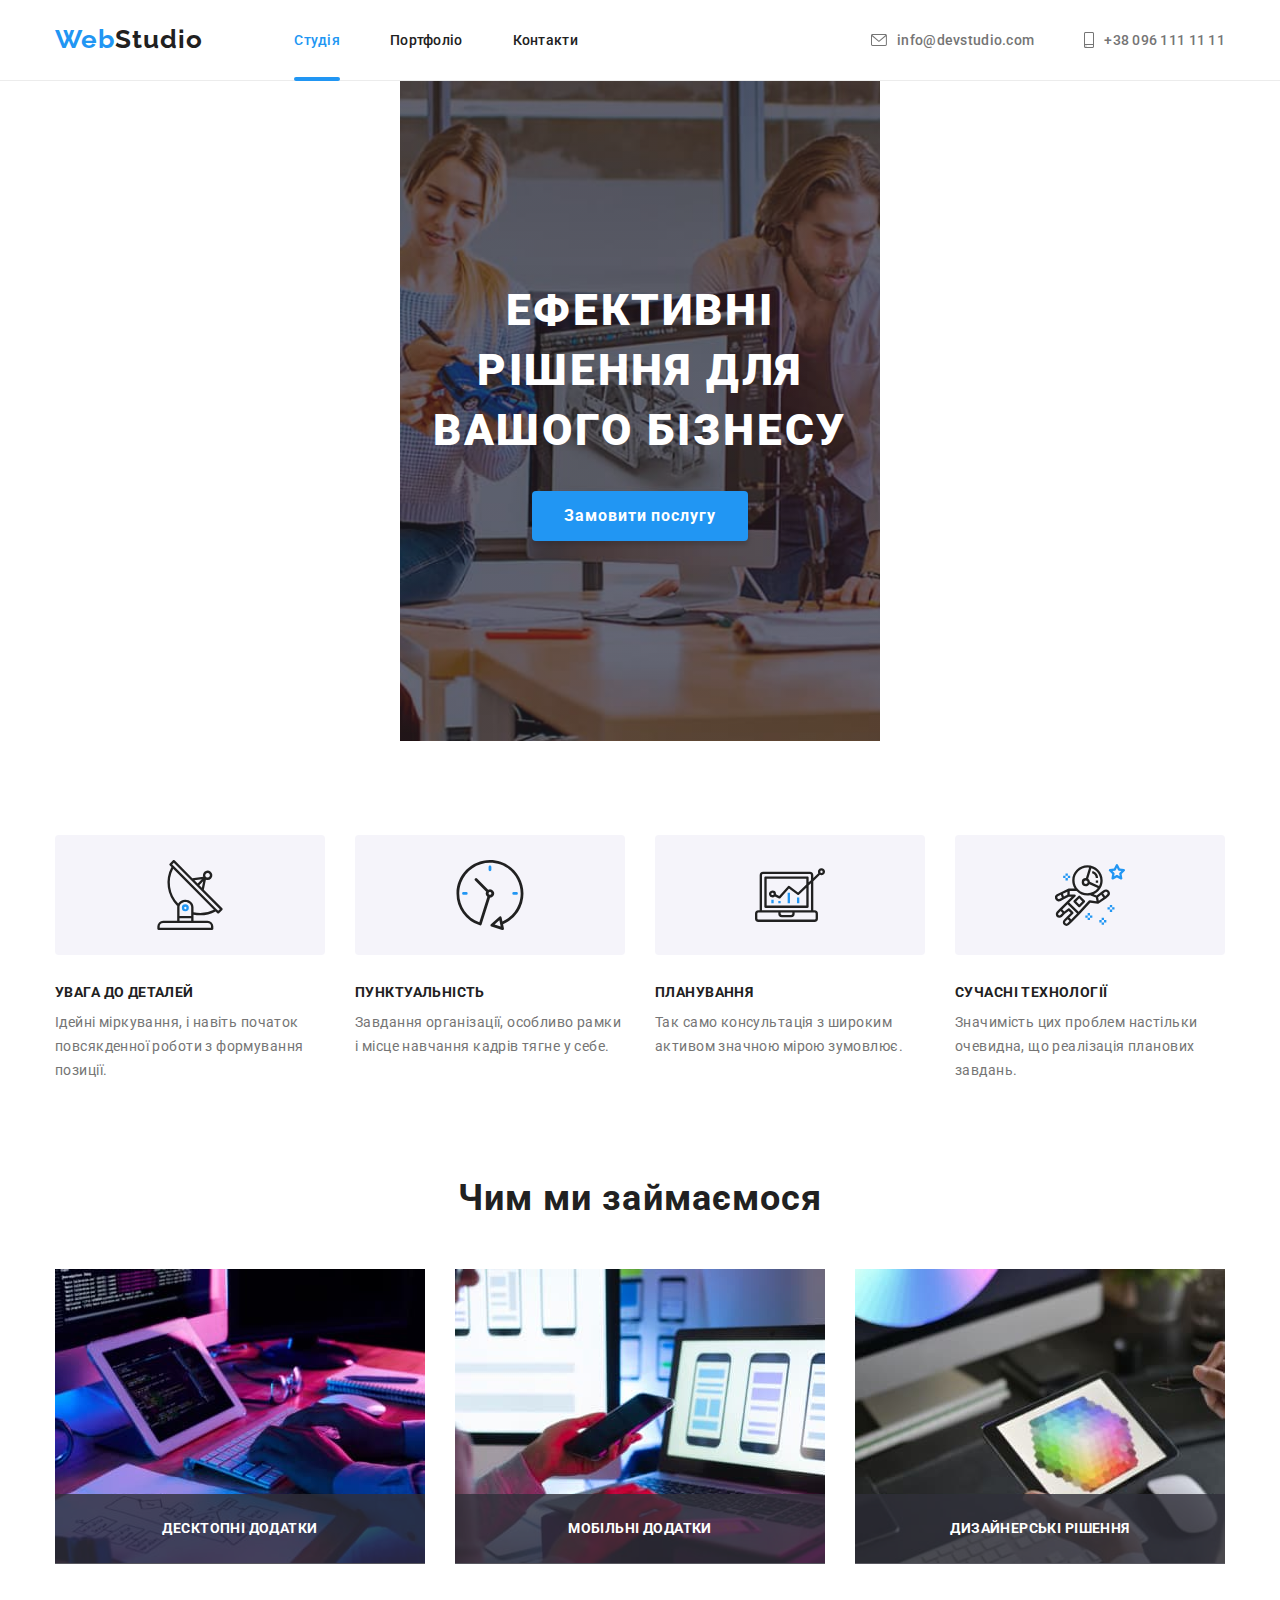
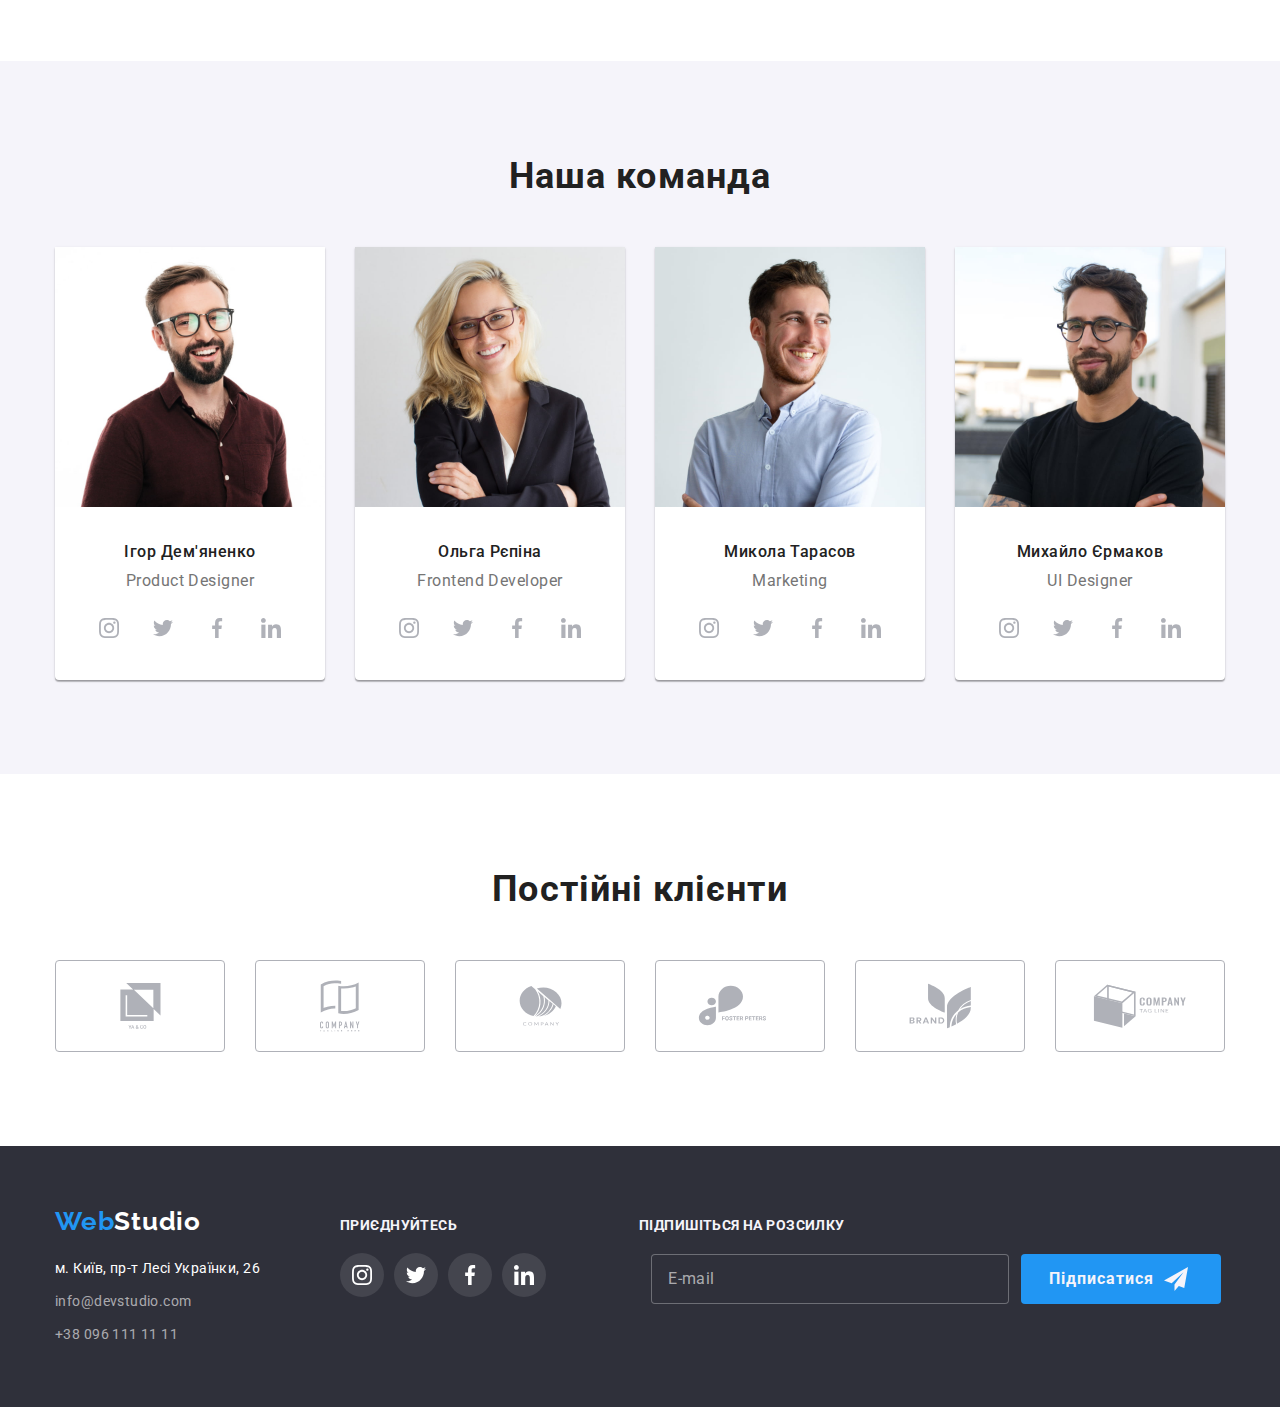
<file: index.html>
<!DOCTYPE html>
<html lang="uk">
<head>
    <meta charset="UTF-8">
    <meta http-equiv="X-UA-Compatible" content="IE=edge">
    <meta name="viewport" content="width=device-width, initial-scale=1.0">
   
    <link rel="preconnect" href="https://fonts.googleapis.com">
    <link rel="preconnect" href="https://fonts.gstatic.com" crossorigin>
    <link href="https://fonts.googleapis.com/css2?family=Raleway:wght@700&family=Roboto:wght@400;500;700;900&display=swap"
    rel="stylesheet">
    <link rel="stylesheet" href="https://cdnjs.cloudflare.com/ajax/libs/modern-normalize/1.1.0/modern-normalize.min.css">
    <link rel="stylesheet" href="./css/main.min.css">
    <title>WebStudio</title>
</head>
<body>
    
    <header class="header">
        <div class="container">
           <div class="header__container">
                <nav class="header__navigation">
                    <a class="logo" href="./index.html"><span class="logo__first">Web</span>Studio</a>
                
                    <ul class="navigation__list">
                        <li><a class="navigation__link navigation__link--selected" href="./index.html">Студія</a></li>
                        <li><a class="navigation__link" href="./portfolio.html">Портфоліо</a></li>
                        <li><a class="navigation__link" href="./index.html">Контакти</a></li>
                    </ul>
                </nav>
                <ul class="header__contacts">
                    <li><a class="contacts__mail" href="mailto:info@devstudio.com?"> 
                            <svg class="contacts__mail-icon">
                                <use href="./images/icons.svg#icon-mail">
                                </use>
                            </svg>
                            info@devstudio.com
                        </a></li>
                    <li><a class="contacts__tel" href="tel:+380961111111">
                        <svg class="contacts__tel-icon">
                            <use href="./images/icons.svg#icon-smartphone">
                            </use>
                        </svg>
                        +38 096 111 11 11
                    </a></li>
                </ul>
           </div>
        </div>
    </header>

    <main>
     <section class="primary">
        <div class="container">
            <h1 class="primary__title">Ефективні рішення для вашого бізнесу</h1>
            <button class="primary__button" data-modal-open>Замовити послугу</button>

        </div>
     </section>

     <section class="advatages">
        <div class="container">
            <ul class="list advatages__list">
                <li class="advatages__icon-antenna">
                    <h3 class="advatages__info">Увага до деталей</h3>
                    <p class="advatages__text">
                        Ідейні міркування, і навіть початок повсякденної роботи з формування позиції.
                    </p>
                </li>
                <li class="advatages__icon-clock">
                    <h3 class="advatages__info">Пунктуальність</h3>
                    <p class="advatages__text">
                        Завдання організації, особливо рамки і місце навчання кадрів тягне у себе.
                    </p>
                </li>
                <li class="advatages__icon-laptop">
                    <h3 class="advatages__info">Планування</h3>
                    <p class="advatages__text">
                        Так само консультація з широким активом значною мірою зумовлює.
                    </p>
                </li>
                <li class="advatages__icon-spaceman">
                    <h3 class="advatages__info">Сучасні технології</h3>
                    <p class="advatages__text">
                        Значимість цих проблем настільки очевидна, що реалізація планових завдань.
                    </p>
                </li>
            </ul>
        </div>
    </section>

    <section class="about">
        <div class="container about__container">
            <h2 class="about__title">Чим ми займаємося</h2>
            <ul class="list">
                <li class="about__block">
                    <div class="about__wrap">
                        <img src="./images/1_img.jpg" alt="Робота програміста" width="370">
                        <div class="about__info">
                            <p>Десктопні додатки</p>
                        </div>
                    </div>
                </li>
                <li class="about__block">
                    <div class="about__wrap">
                        <img src="./images/2_img.jpg" alt="Розробка додатків" width="370">
                        <div class="about__info">
                            <p>Мобільні додатки</p>
                        </div>
                    </div>
                </li>
                <li class="about__block">
                    <div class="about__wrap">
                        <img src="./images/3_img.jpg" alt="Веб дизайн" width="370">
                        <div class="about__info">
                            <p>Дизайнерські рішення</p>
                        </div>
                    </div>
                </li>
            </ul>
        </div>
     </section>

     <section class="team">
       <div class="container">
            <h2 class="team__title">Наша команда</h2>
            <ul class="list">
                <li class="team__card">
                    <img src="./images/4_img.jpg" alt="фото Ігоря" width="270">
                    <h3 class="card__title">Ігор Дем'яненко</h3>
                    <p class="card__about">Product Designer</p>
                    <div class="card__logo">
                        <a class="card__icon" href="#">
                            <svg width="20" height="20">
                                <use href="./images/icons.svg#icon-instagram">
                                </use>
                            </svg>
                        </a>
                        <a class="card__icon" href="#">
                            <svg width="20" height="20">
                                <use href="./images/icons.svg#icon-twitter">
                                </use>
                            </svg>
                        </a>
                        <a class="card__icon" href="#">
                            <svg width="20" height="20">
                                <use href="./images/icons.svg#icon-facebook">
                                </use>
                            </svg>
                        </a>
                        <a class="card__icon" href="#">
                            <svg width="20" height="20">
                                <use href="./images/icons.svg#icon-linkedin">
                                </use>
                            </svg>
                        </a>
                    </div>
                </li>
                <li class="team__card">
                    <img src="./images/5_img.jpg" alt="фото Ольги" width="270">
                    <h3 class="card__title">Ольга Рєпіна</h3>
                    <p class="card__about">Frontend Developer</p>
                    <div class="card__logo">
                        <a class="card__icon" href="#">
                            <svg width="20" height="20">
                                <use href="./images/icons.svg#icon-instagram">
                                </use>
                            </svg>
                        </a>
                        <a class="card__icon" href="#">
                            <svg width="20" height="20">
                                <use href="./images/icons.svg#icon-twitter">
                                </use>
                            </svg>
                        </a>
                        <a class="card__icon" href="#">
                            <svg width="20" height="20">
                                <use href="./images/icons.svg#icon-facebook">
                                </use>
                            </svg>
                        </a>
                        <a class="card__icon" href="#">
                            <svg width="20" height="20">
                                <use href="./images/icons.svg#icon-linkedin">
                                </use>
                            </svg>
                        </a>
                    </div>
                </li>
                <li class="team__card">
                    <img src="./images/6_img.jpg" alt="фото Миколи" width="270">
                    <h3 class="card__title">Микола Тарасов</h3>
                    <p class="card__about">Marketing</p>
                    <div class="card__logo">
                        <a class="card__icon" href="#">
                            <svg width="20" height="20">
                                <use href="./images/icons.svg#icon-instagram">
                                </use>
                            </svg>
                        </a>
                        <a class="card__icon" href="#">
                            <svg width="20" height="20">
                                <use href="./images/icons.svg#icon-twitter">
                                </use>
                            </svg>
                        </a>
                        <a class="card__icon" href="#">
                            <svg width="20" height="20">
                                <use href="./images/icons.svg#icon-facebook">
                                </use>
                            </svg>
                        </a>
                        <a class="card__icon" href="#">
                            <svg width="20" height="20">
                                <use href="./images/icons.svg#icon-linkedin">
                                </use>
                            </svg>
                        </a>
                    </div>
                </li>
                <li class="team__card">
                    <img src="./images/7-img.jpg" alt="фото Михайла" width="270">
                    <h3 class="card__title">Михайло Єрмаков</h3>
                    <p class="card__about">UI Designer</p>
                    <div class="card__logo">
                        <a class="card__icon" href="#">
                            <svg width="20" height="20">
                                <use href="./images/icons.svg#icon-instagram">
                                </use>
                            </svg>
                        </a>
                        <a class="card__icon" href="#">
                            <svg width="20" height="20">
                                <use href="./images/icons.svg#icon-twitter">
                                </use>
                            </svg>
                        </a>
                        <a class="card__icon" href="#">
                            <svg width="20" height="20">
                                <use href="./images/icons.svg#icon-facebook">
                                </use>
                            </svg>
                        </a>
                        <a class="card__icon" href="#">
                            <svg width="20" height="20">
                                <use href="./images/icons.svg#icon-linkedin">
                                </use>
                            </svg>
                        </a>
                    </div>
                </li>
        </ul>
       </div>
     </section>

     <section class="clients">
        <div class="container">
            <h2 class="clients__title">Постійні клієнти</h2>
            <ul class="clients__list">
                <li><a class="clients__icon" href="#">
                    <svg width="41" height="46">
                        <use href="./images/icons.svg#icon-company-1"></use>
                    </svg>
                </a></li>
                <li><a class="clients__icon" href="#">
                    <svg width="40" height="52">
                        <use href="./images/icons.svg#icon-company-2"></use>
                    </svg>
                </a></li>
                <li><a class="clients__icon" href="#">
                    <svg width="43" height="41">
                        <use href="./images/icons.svg#icon-company-3"></use>
                    </svg>
                </a></li>
                <li><a class="clients__icon" href="#">
                    <svg width="85" height="41">
                        <use href="./images/icons.svg#icon-company-4"></use>
                    </svg>
                </a></li>
                <li><a class="clients__icon" href="#">
                    <svg width="63" height="46">
                        <use href="./images/icons.svg#icon-company-5"></use>
                    </svg>
                </a></li>
                <li><a class="clients__icon" href="#">
                    <svg width="94" height="44">
                        <use href="./images/icons.svg#icon-company-6"></use>
                    </svg>
                </a></li>
            </ul>
        </div>
     </section>

    </main>
    <footer class="footer">
       <div class="container footer__container">
        <div class="footer__info">
            <a class="footer__logo" href="./index.html"><span class="logo__first">Web</span>Studio</a>
            <address class="footer__contacts">
                <p class="footer__address">м. Київ, пр-т Лесі Українки, 26</p>
                <ul class="footer__list">
                    <li class="footer__mail-list"><a class="footer__mail" href="mailto:info@devstudio.com?">info@devstudio.com</a></li>
                    <li><a class="footer__tel" href="tel:+380961111111">+38 096 111 11 11</a></li>
                </ul>
            </address>
        </div>
            <div class="footer__social">
                <p class="social__item">Приєднуйтесь</p>
                <div class="social__logos">
                    <a class="social__icon" href="#">
                        <svg width="20" height="20">
                            <use href="./images/icons.svg#icon-instagram">
                            </use>
                        </svg>
                    </a>
                    <a class="social__icon" href="#">
                        <svg width="20" height="20">
                            <use href="./images/icons.svg#icon-twitter">
                            </use>
                        </svg>
                    </a>
                    <a class="social__icon" href="#">
                        <svg width="20" height="20">
                            <use href="./images/icons.svg#icon-facebook">
                            </use>
                        </svg>
                    </a>
                    <a class="social__icon" href="#">
                        <svg width="20" height="20">
                            <use href="./images/icons.svg#icon-linkedin">
                            </use>
                        </svg>
                    </a>
                </div>
            </div>
            <div>
                <p class="footer__item">підпишіться на розсилку</p>
                
                    <form class="form">
                        <label for="form__email"></label>
                        <input type="email" name="email" id="form__email" placeholder="E-mail" />
                        <button class="footer__button" type="submit">Підписатися
                            <svg width="24" height="24">
                                <use href="./images/icons.svg#icon-telegram"></use>
                            </svg>
                        </button>
                    </form>
            </div>
       </div>
    </footer>
    <div class="backdrop is-hidden" data-modal>
        <div class="modal">
            <h3 class="modal__title">Залиште свої дані, ми вам передзвонимо</h3>
            <form class="modal__form">
                <div class="modal__field">
                    <label for="name">Імʼя</label>
                    <input type="text" name="name" id="name"/>
                    <svg class="modal__icon" width="18" height="18">
                        <use href="./images/icons.svg#icon-person">
                        </use>
                    </svg>
                </div>
                <div class="modal__field">
                    <label for="tel_user">Телефон</label>
                    <input type="tel" name="phone_number" id="tel_user" />
                    <svg class="modal__icon" width="18" height="18">
                        <use href="./images/icons.svg#icon-phone">
                        </use>
                    </svg>
                </div>
                <div class="modal__field">
                    <label for="user_email">Пошта</label>
                    <input type="email" name="email" id="user_email" />
                    <svg class="modal__icon" width="18" height="18">
                        <use href="./images/icons.svg#icon-email">
                        </use>
                    </svg>
                </div>
                <div class="modal__comment">
                    <label for="modal__comment-text">Коментар</label>
                    <textarea 
                    name="comment" 
                    id="modal__comment-text" 
                    rows="7" 
                    placeholder="Введіть текст"
                    ></textarea>
                </div>
                <div class="modal__check">
                    <label class="check" for="check">
                    <input class="checkbox" type="checkbox" name="check" value="policy" id="check">
                    <span class="modal__icon-check"></span>
                        Погоджуюся з розсилкою та приймаю &nbsp
                        <a class="modal__link" href="./index.html">Умови договору</a>
                    </label>
                </div>
                <div class="modal__button">
                    <button class="modal__button-title" type="submit">Відправити</button>
                </div>
            </form>
            <button class="modal__backdrop" data-modal-close>
                <svg class="modal__close" width="18" height="18">
                    <use href="./images/icons.svg#icon-close">
                    </use>
                </svg>
            </button>
        </div>
    </div>
    <script src="./js/modal.js"></script>
</body>
</html>
</file>
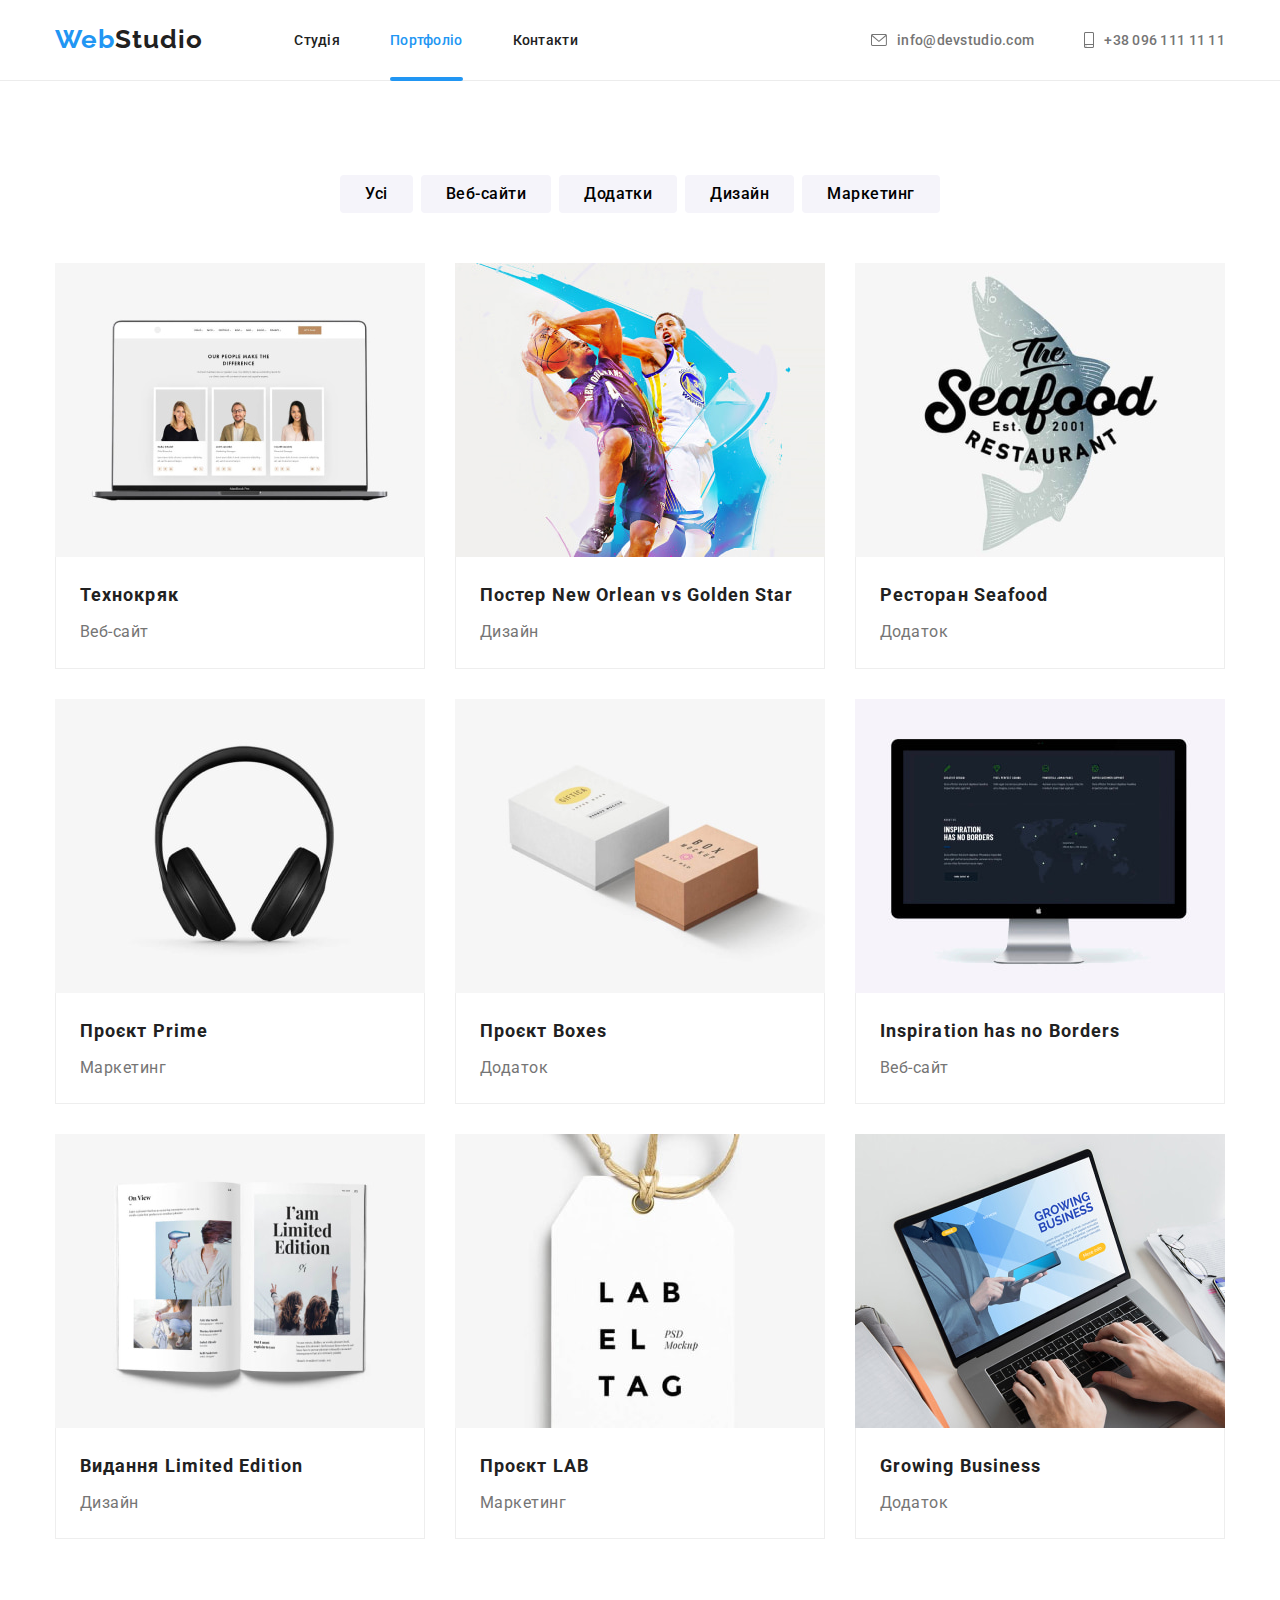
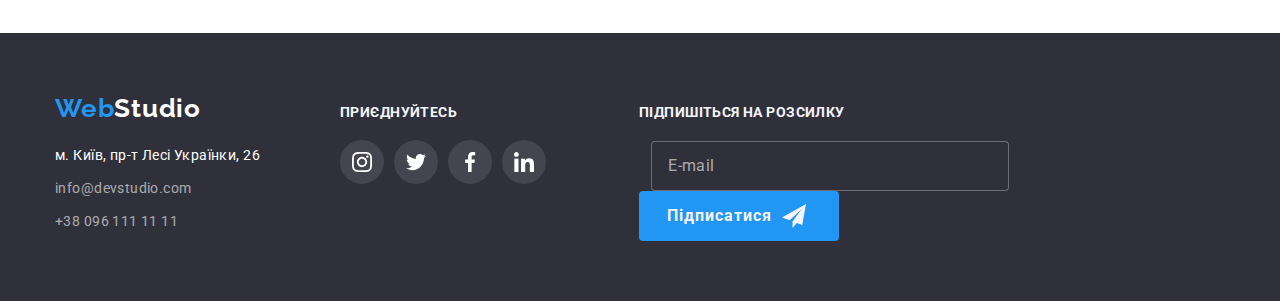
<file: portfolio.html>
<!DOCTYPE html>
<html lang="uk">

<head>
    <meta charset="UTF-8">
    <meta http-equiv="X-UA-Compatible" content="IE=edge">
    <meta name="viewport" content="width=device-width, initial-scale=1.0">
    <title>WebStudio</title>
    <link rel="preconnect" href="https://fonts.googleapis.com">
    <link rel="preconnect" href="https://fonts.gstatic.com" crossorigin>
    <link href="https://fonts.googleapis.com/css2?family=Raleway:wght@700&family=Roboto:wght@400;500;700;900&display=swap"
    rel="stylesheet">
    <link rel="stylesheet" href="https://cdnjs.cloudflare.com/ajax/libs/modern-normalize/1.1.0/modern-normalize.min.css">
    <link rel="stylesheet" href="./css/main.min.css">
    <!-- <link rel="stylesheet" href="./css/styles.css"> -->
</head>

<body>
    <header class="header">
        <div class="container">
            <div class="header__container">
                <nav class="header__navigation">
                    <a class="logo" href="./index.html"><span class="logo__first">Web</span>Studio</a>
    
                    <ul class="navigation__list">
                        <li><a class="navigation__link" href="./index.html">Студія</a></li>
                        <li><a class="navigation__link navigation__link--selected" href="./portfolio.html">Портфоліо</a></li>
                        <li><a class="navigation__link" href="./index.html">Контакти</a></li>
                    </ul>
                </nav>
                <ul class="header__contacts">
                    <li><a class="contacts__mail" href="mailto:info@devstudio.com?">
                            <svg class="contacts__mail-icon">
                                <use href="./images/icons.svg#icon-mail">
                                </use>
                            </svg>
                            info@devstudio.com
                        </a></li>
                    <li><a class="contacts__tel" href="tel:+380961111111">
                            <svg class="contacts__tel-icon">
                                <use href="./images/icons.svg#icon-smartphone">
                                </use>
                            </svg>
                            +38 096 111 11 11
                        </a></li>
                </ul>
            </div>
        </div>
    </header>
    <main>
        <section class="section__filter">
            <div class="container">
                <ul class="filter">
                    <li><button class="filter__button">Усі</button></li>
                    <li><button class="filter__button">Веб-сайти</button></li>
                    <li><button class="filter__button">Додатки</button></li>
                    <li><button class="filter__button">Дизайн</button></li>
                    <li><button class="filter__button">Маркетинг</button></li>
                </ul>
                <ul class="list portfolio">
                        <a class="portfolio__link" href="./portfolio.html">
                            <li class="portfolio__list">
                                <div class="portfolio__wrap">
                                    <img class="portfolio__picture" src="./images/8-img.jpg" alt="techno" width="370">
                                    <div class="portfolio__info">
                                        <p>Ресурс пропонує комплексні пропозиції з різним рівнем функціоналу та сервісів. Все це дозволить відвідувачу
                                            отримати
                                            вичерпні відомості про компанію чи приватну особу.</p>
                                    </div>
                                </div>
                                <div class="portfolio__topic">
                                    <h2 class="portfolio__title">Технокряк</h2>
                                    <p class="portfolio__direction">Веб-сайт</p>
                                </div>
                            </li>
                        </a>
                        <a class="portfolio__link" href="./portfolio.html">
                            <li class="portfolio__list">
                                <div class="portfolio__wrap">
                                    <img class="portfolio__picture" src="./images/9-img.jpg" alt="poster" width="370">
                                    <div class="portfolio__info">
                                        <p>Ресурс пропонує комплексні пропозиції з різним рівнем функціоналу та сервісів. Все це дозволить відвідувачу
                                            отримати
                                            вичерпні відомості про компанію чи приватну особу.</p>
                                    </div>
                                </div>
                                <div class="portfolio__topic">
                                    <h2 class="portfolio__title">Постер New Orlean vs Golden Star</h2>
                                    <p class="portfolio__direction">Дизайн</p>
                                </div>
                            </li>
                        </a>
                        <a class="portfolio__link" href="./portfolio.html">
                            <li class="portfolio__list">
                                <div class="portfolio__wrap">
                                    <img class="portfolio__picture" src="./images/10-img.jpg" alt="seafood" width="370">
                                    <div class="portfolio__info">
                                        <p>Ресурс пропонує комплексні пропозиції з різним рівнем функціоналу та сервісів. Все це дозволить відвідувачу
                                            отримати
                                            вичерпні відомості про компанію чи приватну особу.</p>
                                    </div>
                                </div>
                                    <div class="portfolio__topic">
                                        <h2 class="portfolio__title">Ресторан Seafood</h2>
                                        <p class="portfolio__direction">Додаток</p>
                                    </div>
                            </li>
                        </a>
                        <a class="portfolio__link" href="./portfolio.html">
                            <li class="portfolio__list">
                                <div class="portfolio__wrap">
                                <img class="portfolio__picture" src="./images/11-img.jpg" alt="prime" width="370">
                                    <div class="portfolio__info">
                                        <p>Ресурс пропонує комплексні пропозиції з різним рівнем функціоналу та сервісів. Все це дозволить відвідувачу
                                            отримати
                                            вичерпні відомості про компанію чи приватну особу.</p>
                                    </div>
                                </div>
                                <div class="portfolio__topic">
                                    <h2 class="portfolio__title">Проєкт Prime</h2>
                                    <p class="portfolio__direction">Маркетинг</p>
                                </div>
                            </li>
                        </a>
                        <a class="portfolio__link" href="./portfolio.html">
                            <li class="portfolio__list">
                                <div class="portfolio__wrap">
                                    <img class="portfolio__picture" src="./images/12-img.jpg" alt="boxes" width="370">
                                    <div class="portfolio__info">
                                        <p>Ресурс пропонує комплексні пропозиції з різним рівнем функціоналу та сервісів. Все це дозволить відвідувачу
                                            отримати
                                            вичерпні відомості про компанію чи приватну особу.</p>
                                    </div>
                                </div>
                                <div class="portfolio__topic">
                                    <h2 class="portfolio__title">Проєкт Boxes</h2>
                                    <p class="portfolio__direction">Додаток</p>
                                </div>
                            </li>
                        </a>
                        <a class="portfolio__link" href="./portfolio.html">
                            <li class="portfolio__list">
                                <div class="portfolio__wrap">
                                    <img class="portfolio__picture" src="./images/13-img.jpg" alt="borders" width="370">
                                    <div class="portfolio__info">
                                        <p>Ресурс пропонує комплексні пропозиції з різним рівнем функціоналу та сервісів. Все це дозволить відвідувачу
                                            отримати
                                            вичерпні відомості про компанію чи приватну особу.</p>
                                    </div>    
                                </div>
                                <div class="portfolio__topic">
                                    <h2 class="portfolio__title">Inspiration has no Borders</h2>
                                    <p class="portfolio__direction">Веб-сайт</p>
                                </div>
                            </li>
                        </a>
                        <a class="portfolio__link" href="./portfolio.html">
                            <li class="portfolio__list">
                                <div class="portfolio__wrap">
                                    <img class="portfolio__picture" src="./images/14-img.jpg" alt="limited" width="370">
                                    <div class="portfolio__info">
                                        <p>Ресурс пропонує комплексні пропозиції з різним рівнем функціоналу та сервісів. Все це дозволить відвідувачу
                                            отримати
                                            вичерпні відомості про компанію чи приватну особу.</p>
                                    </div>    
                                </div>
                                <div class="portfolio__topic">
                                    <h2 class="portfolio__title">Видання Limited Edition</h2>
                                    <p class="portfolio__direction">Дизайн</p>
                                </div>
                            </li>
                        </a>
                        <a class="portfolio__link" href="./portfolio.html">
                            <li class="portfolio__list">
                                <div class="portfolio__wrap">
                                    <img class="portfolio__picture" src="./images/15-img.jpg" alt="lab" width="370">
                                    <div class="portfolio__info">
                                        <p>Ресурс пропонує комплексні пропозиції з різним рівнем функціоналу та сервісів. Все це дозволить відвідувачу
                                            отримати
                                            вичерпні відомості про компанію чи приватну особу.</p>
                                    </div>    
                                </div>
                                <div class="portfolio__topic">
                                    <h2 class="portfolio__title">Проєкт LAB</h2>
                                    <p class="portfolio__direction">Маркетинг</p>
                                </div>
                            </li>
                        </a>
                        <a class="portfolio__link" href="./portfolio.html">
                            <li class="portfolio__list">
                                <div class="portfolio__wrap">
                                    <img class="portfolio__picture" src="./images/16-img.jpg" alt="bisiness" width="370">
                                    <div class="portfolio__info">
                                        <p>Ресурс пропонує комплексні пропозиції з різним рівнем функціоналу та сервісів. Все це дозволить відвідувачу
                                            отримати
                                            вичерпні відомості про компанію чи приватну особу.</p>
                                    </div>    
                                </div>
                                <div class="portfolio__topic">
                                    <h2 class="portfolio__title">Growing Business</h2>
                                    <p class="portfolio__direction">Додаток</p>
                                </div>
                            </li>
                        </a>
                     
                </ul>
             </div>
        </section>
    </main>
    <footer class="footer">
        <div class="container footer__container">
            <div class="footer__info">
                <a class="footer__logo" href="./index.html"><span class="logo__first">Web</span>Studio</a>
                <address class="footer__contacts">
                    <p class="footer__address">м. Київ, пр-т Лесі Українки, 26</p>
                    <ul class="footer__list">
                        <li class="footer__mail-list"><a class="footer__mail" href="mailto:info@devstudio.com?">info@devstudio.com</a></li>
                        <li><a class="footer__tel" href="tel:+380961111111">+38 096 111 11 11</a></li>
                    </ul>
                </address>
            </div>
            <div class="footer__social">
                <p class="social__item">Приєднуйтесь</p>
                <div class="social__logos">
                    <a class="social__icon" href="#">
                        <svg width="20" height="20">
                            <use href="./images/icons.svg#icon-instagram">
                            </use>
                        </svg>
                    </a>
                    <a class="social__icon" href="#">
                        <svg width="20" height="20">
                            <use href="./images/icons.svg#icon-twitter">
                            </use>
                        </svg>
                    </a>
                    <a class="social__icon" href="#">
                        <svg width="20" height="20">
                            <use href="./images/icons.svg#icon-facebook">
                            </use>
                        </svg>
                    </a>
                    <a class="social__icon" href="#">
                        <svg width="20" height="20">
                            <use href="./images/icons.svg#icon-linkedin">
                            </use>
                        </svg>
                    </a>
                </div>
            </div>
            <div>
                <p class="footer__item">підпишіться на розсилку</p>
                <div class="footer__form">
                    <form>
                        <div class="form">
                            <label for="form__email"></label>
                            <input type="email" name="email" id="form__email" placeholder="E-mail" />
                        </div>
                    </form>
                    <div>
                        <button class="footer__button" type="submit">Підписатися
                            <svg width="24" height="24">
                                <use href="./images/icons.svg#icon-telegram"></use>
                            </svg>
                        </button>
                    </div>
                </div>
            </div>
        </div>
    </footer>
</body>

</html>
</file>
<file: css/styles.css>
/* containers */






        /* main navigation */




/* main section */




/* info section */


/* about company */

/* our team */

                /* second page */
/* navigation */



/* portfolio menu  */


    /* footer info  */
</file>
<file: css/main.min.css>
body{font-family:Roboto,sans-serif}:root{--basic-text-color: #212121;--title-text-color: #ffffff;--secondary-text-color: #757575;--accent-text-color: #2196f3;--background-color: #2f303a;--button-color-portfolio: #f5f4fA;--client-color-img: #afb1b8}body{color:var(--basic-text-color);background-color:#fff}*::before,*::after{-webkit-box-sizing:border-box;box-sizing:border-box}img{width:100%;height:auto}h1,h2,h3,p,ul{padding:0;margin:0}.list,.filter,.footer__list,.clients__list{list-style:none}.logo{color:var(--basic-text-color);font-family:Raleway,sans-serif;font-size:26px;font-weight:700;line-height:1.37;letter-spacing:.04em;text-decoration:none}.logo__first{color:var(--accent-text-color);margin:0 auto;margin-bottom:20px}.footer__logo{display:block;color:var(--title-text-color);font-family:Raleway,sans-serif;font-size:26px;font-weight:700;line-height:1.19;letter-spacing:.03em;text-decoration:none;margin:0 auto;margin-bottom:20px}.primary__button{display:inline-block;border-radius:4px;padding:10px 32px;border:0px;font-size:16px;background-color:var(--accent-text-color);color:var(--title-text-color);-webkit-box-shadow:0px 4px 4px rgba(0,0,0,.15);box-shadow:0px 4px 4px rgba(0,0,0,.15);font-family:inherit;font-weight:700;line-height:1.88;letter-spacing:.06em;text-align:center;-webkit-transition-property:color,background-color;transition-property:color,background-color;-webkit-transition-duration:250ms;transition-duration:250ms;-webkit-transition-timing-function:cubic-bezier(0.4, 0, 0.2, 1);transition-timing-function:cubic-bezier(0.4, 0, 0.2, 1)}.primary__button:focus,.primary__button:hover{cursor:pointer;background-color:#188ce8}.filter__button{border:0px;padding:6px 22px;border-radius:4px;font-size:16px;background-color:var(--button-color-portfolio);font-family:inherit;font-weight:500;line-height:1.63;letter-spacing:.03em;text-align:center;-webkit-transition-property:color,background-color,-webkit-box-shadow;transition-property:color,background-color,-webkit-box-shadow;transition-property:color,background-color,box-shadow;transition-property:color,background-color,box-shadow,-webkit-box-shadow;-webkit-transition-duration:250ms;transition-duration:250ms;-webkit-transition-timing-function:cubic-bezier(0.4, 0, 0.2, 1);transition-timing-function:cubic-bezier(0.4, 0, 0.2, 1)}.filter__button{padding:6px 25px}.filter__button:hover,.filter__button:focus{background-color:var(--accent-text-color);color:var(--title-text-color);cursor:pointer;-webkit-box-shadow:0px 1px 3px rgba(0,0,0,.12),0px 1px 1px rgba(0,0,0,.14),0px 2px 1px rgba(0,0,0,.2);box-shadow:0px 1px 3px rgba(0,0,0,.12),0px 1px 1px rgba(0,0,0,.14),0px 2px 1px rgba(0,0,0,.2)}.footer__button{width:200px;padding:10px 28px;font-family:inherit;font-size:16px;font-weight:700;line-height:1.88;letter-spacing:.06em;text-align:center;border:0;border-radius:4px;background-color:var(--accent-text-color);color:var(--button-color-portfolio);fill:var(--button-color-portfolio);display:-webkit-box;display:-ms-flexbox;display:flex;-webkit-box-align:center;-ms-flex-align:center;align-items:center;gap:10px;cursor:pointer}.backdrop{position:fixed;top:0;left:0;width:100%;height:100%;background-color:rgba(0,0,0,.2);opacity:1;-webkit-transition:opacity 250ms cubic-bezier(0.4, 0, 0.2, 1);transition:opacity 250ms cubic-bezier(0.4, 0, 0.2, 1)}.backdrop.is-hidden{opacity:0;pointer-events:none}.backdrop.is-hidden .modal{-webkit-transform:translate(-50%, -50%) scale(1.8);transform:translate(-50%, -50%) scale(1.8)}.modal__backdrop{display:-webkit-box;display:-ms-flexbox;display:flex;width:30px;height:30px;border-radius:25px;border:1px solid rgba(0,0,0,.1);background-color:var(--title-text-color);position:absolute;top:8px;right:8px}.modal__close{position:absolute;top:5.5px;right:5.5px}.modal__backdrop:hover,.modal__backdrop:focus{fill:var(--accent-text-color);cursor:pointer}.modal{position:absolute;top:50%;left:50%;width:528px;height:581px;padding:8px;border-radius:4px;background-color:var(--title-text-color);-webkit-box-shadow:0px 1px 3px rgba(0,0,0,.12),0px 1px 1px rgba(0,0,0,.14),0px 2px 1px rgba(0,0,0,.2);box-shadow:0px 1px 3px rgba(0,0,0,.12),0px 1px 1px rgba(0,0,0,.14),0px 2px 1px rgba(0,0,0,.2);-webkit-transform:translate(-50%, -50%) scale(1);transform:translate(-50%, -50%) scale(1);-webkit-transition:-webkit-transform 250ms cubic-bezier(0.4, 0, 0.2, 1);transition:-webkit-transform 250ms cubic-bezier(0.4, 0, 0.2, 1);transition:transform 250ms cubic-bezier(0.4, 0, 0.2, 1);transition:transform 250ms cubic-bezier(0.4, 0, 0.2, 1), -webkit-transform 250ms cubic-bezier(0.4, 0, 0.2, 1)}.modal__title{padding-top:32px;font-size:20px;font-weight:700;line-height:1.17;letter-spacing:.03em;text-align:center}.modal__form{margin-top:12px;padding:0 32px}.modal__field{display:-webkit-box;display:-ms-flexbox;display:flex;-webkit-box-orient:vertical;-webkit-box-direction:normal;-ms-flex-direction:column;flex-direction:column;margin-bottom:10px;font-size:12px;line-height:1.17;letter-spacing:.01em;text-align:left;color:#757575;position:relative}.modal__icon{position:absolute;top:28px;left:12px}.modal__icon:hover,.modal__field:hover{fill:#2196f3;border-color:#2196f3}.modal__field label{margin-bottom:4px}.modal__field input{margin:0;padding:11px 42px;border-radius:4px;border:1px solid rgba(33,33,33,.2);height:40px}.modal__field input:hover,.modal__field input:focus,.modal__icon:hover{cursor:pointer;border-color:#2196f3;outline:none;-webkit-transition-property:border;transition-property:border;-webkit-transition-duration:250ms;transition-duration:250ms;-webkit-transition-timing-function:cubic-bezier(0.4, 0, 0.2, 1);transition-timing-function:cubic-bezier(0.4, 0, 0.2, 1)}.modal__field:focus-within .modal__icon{fill:#2196f3}.modal__comment{display:-webkit-box;display:-ms-flexbox;display:flex;-webkit-box-orient:vertical;-webkit-box-direction:normal;-ms-flex-direction:column;flex-direction:column;margin-bottom:10px;font-size:12px;line-height:1.17;letter-spacing:.01em;text-align:left;color:rgba(75,75,75,.5)}.modal__comment textarea:hover,.modal__comment textarea:focus,.check:hover,.modal__check:focus{cursor:pointer;border-color:#2196f3;outline:none;-webkit-transition-property:border;transition-property:border;-webkit-transition-duration:250ms;transition-duration:250ms;-webkit-transition-timing-function:cubic-bezier(0.4, 0, 0.2, 1);transition-timing-function:cubic-bezier(0.4, 0, 0.2, 1)}.modal__check{margin-top:20px;font-size:14px;line-height:1.7;letter-spacing:.03em;text-align:center;color:var(--secondary-text-color)}.modal__icon-check{width:16px;height:15px;border:2px solid var(--background-color);border-radius:2px;outline:none;margin-right:7px}.check{display:-webkit-box;display:-ms-flexbox;display:flex;-webkit-box-align:center;-ms-flex-align:center;align-items:center;-webkit-box-pack:center;-ms-flex-pack:center;justify-content:center}.checkbox{-webkit-appearance:none;-moz-appearance:none;appearance:none;position:absolute}.checkbox:checked+.modal__icon-check{background-color:var(--accent-text-color);border-radius:2px;border-color:var(--accent-text-color);background-image:url(../images/iconch.svg);background-size:contain;background-position:center;background-repeat:no-repeat;background-origin:border-box;-webkit-transition-duration:250ms;transition-duration:250ms}.modal__comment label{margin-bottom:4px}.modal__comment textarea{margin:0;font-family:inherit;padding:12px 16px;height:120px;border-radius:4px;border:1px solid rgba(33,33,33,.2);resize:none}.modal__comment textarea::-webkit-input-placeholder{color:rgba(117,117,117,.5)}.modal__comment textarea::-moz-placeholder{color:rgba(117,117,117,.5)}.modal__comment textarea:-ms-input-placeholder{color:rgba(117,117,117,.5)}.modal__comment textarea::-ms-input-placeholder{color:rgba(117,117,117,.5)}.modal__comment textarea::placeholder{color:rgba(117,117,117,.5)}.modal__link{color:#2196f3}.modal__button-title{margin-top:30px;border-radius:4px;padding:10px 52px;border:0px;font-size:16px;background-color:var(--accent-text-color);color:var(--title-text-color);font-weight:700;line-height:1.88;letter-spacing:.06em;text-align:center;-ms-flex-line-pack:center;align-content:center;justify-items:center;-webkit-box-shadow:0px 1px 1px rgba(0,0,0,.12),0px 4px 4px rgba(0,0,0,.06),1px 4px 6px rgba(0,0,0,.16);box-shadow:0px 1px 1px rgba(0,0,0,.12),0px 4px 4px rgba(0,0,0,.06),1px 4px 6px rgba(0,0,0,.16)}.modal__button{display:-webkit-box;display:-ms-flexbox;display:flex;padding-bottom:40px;-webkit-box-align:center;-ms-flex-align:center;align-items:center;-webkit-box-pack:center;-ms-flex-pack:center;justify-content:center}.modal__button-title:hover,.modal__button-title:focus{cursor:pointer;-webkit-transition-duration:250ms;transition-duration:250ms;-webkit-transition-timing-function:cubic-bezier(0.4, 0, 0.2, 1);transition-timing-function:cubic-bezier(0.4, 0, 0.2, 1)}.container{width:100%;max-width:480px;margin:0 auto;padding:0 15px}@media screen and (min-width: 768px){.container{max-width:768px}}@media screen and (min-width: 1200px){.container{max-width:1200px}}.section,.advatages,.section__filter,.about,.team,.clients{margin:0 auto;padding-bottom:94px}.section__filter,.advatages,.team,.clients{padding-top:94px}.container .list{display:-webkit-box;display:-ms-flexbox;display:flex}.header{margin:0 auto;border-bottom:1px solid #ececec}.header__navigation{display:-webkit-box;display:-ms-flexbox;display:flex;-webkit-box-align:center;-ms-flex-align:center;align-items:center;gap:91px;-webkit-box-flex:1;-ms-flex-positive:1;flex-grow:1}.navigation__list{display:none}@media screen and (min-width: 1200px){.navigation__list{font-size:14px;font-weight:500;line-height:1.17;letter-spacing:.02em;list-style:none;display:-webkit-box;display:-ms-flexbox;display:flex;-webkit-box-align:center;-ms-flex-align:center;align-items:center;gap:50px}}.navigation__link{display:block;color:var(--basic-text-color);text-decoration:none;position:relative;padding-bottom:32px;padding-top:32px;-webkit-transition-property:color;transition-property:color;-webkit-transition-duration:250ms;transition-duration:250ms;-webkit-transition-timing-function:cubic-bezier(0.4, 0, 0.2, 1);transition-timing-function:cubic-bezier(0.4, 0, 0.2, 1)}.navigation__link:hover,.navigation__link:focus{color:var(--accent-text-color)}.navigation__link--selected{color:var(--accent-text-color)}.navigation__link--selected::after{content:"";display:block;width:100%;height:4px;background-color:var(--accent-text-color);position:absolute;bottom:-1px;left:0;border-radius:2px}.header__container{display:-webkit-box;display:-ms-flexbox;display:flex;-webkit-box-align:center;-ms-flex-align:center;align-items:center}.header__contacts{display:none}@media screen and (min-width: 1200px){.header__contacts{gap:50px;display:-webkit-box;display:-ms-flexbox;display:flex;-webkit-box-align:center;-ms-flex-align:center;align-items:center}}.contacts__mail{display:-webkit-box;display:-ms-flexbox;display:flex;gap:10px;-webkit-box-align:center;-ms-flex-align:center;align-items:center;-webkit-box-pack:center;-ms-flex-pack:center;justify-content:center}.contacts__tel{display:-webkit-box;display:-ms-flexbox;display:flex;gap:10px;-webkit-box-align:center;-ms-flex-align:center;align-items:center;-webkit-box-pack:center;-ms-flex-pack:center;justify-content:center;text-decoration:none}.contacts__mail-icon{fill:var(--secondary-text-color);width:16px;height:12px}.contacts__tel-icon{fill:var(--secondary-text-color);width:10px;height:16px}.header__contacts{font-size:14px;list-style:none;font-weight:500;line-height:1.17;letter-spacing:.02em}.contacts__tel,.contacts__mail,.contacts__mail-icon,.contacts__tel-icon{color:var(--secondary-text-color);text-decoration:none;-webkit-transition-property:color,fill;transition-property:color,fill;-webkit-transition-duration:250ms;transition-duration:250ms;-webkit-transition-timing-function:cubic-bezier(0.4, 0, 0.2, 1);transition-timing-function:cubic-bezier(0.4, 0, 0.2, 1)}.contacts__mail:hover .contacts__mail-icon,.contacts__mail:hover,.contacts__mail:focus,.contacts__mail:focus .contacts__mail-icon,.contacts__tel:hover,.contacts__tel:focus,.contacts__tel:hover .contacts__tel-icon,.contacts__tel:focus .contacts__tel-icon{fill:var(--accent-text-color);color:var(--accent-text-color)}.primary{padding:118px 0;margin:0 auto;text-align:center;background-color:var(--background-color);background-image:-webkit-gradient(linear, left top, left bottom, from(rgba(47, 48, 58, 0.4)), to(rgba(47, 48, 58, 0.4))),url(../images/main-img.jpg);background-image:linear-gradient(rgba(47, 48, 58, 0.4), rgba(47, 48, 58, 0.4)),url(../images/main-img.jpg);background-size:cover;max-width:480px;background-repeat:no-repeat;background-position:center}@media screen and (min-width: 768px){.primary{background-image:-webkit-gradient(linear, left top, left bottom, from(rgba(47, 48, 58, 0.4)), to(rgba(47, 48, 58, 0.4))),url(../images/main-img.jpg);background-image:linear-gradient(rgba(47, 48, 58, 0.4), rgba(47, 48, 58, 0.4)),url(../images/main-img.jpg);width:768px}}@media screen and (min-width: 1200px){.primary{padding:200px 0;background-image:-webkit-gradient(linear, left top, left bottom, from(rgba(47, 48, 58, 0.4)), to(rgba(47, 48, 58, 0.4))),url(../images/main-img.jpg);background-image:linear-gradient(rgba(47, 48, 58, 0.4), rgba(47, 48, 58, 0.4)),url(../images/main-img.jpg);width:1200px}}.primary__title{margin:0 auto;margin-bottom:30px;max-width:360px;color:var(--title-text-color);font-size:26px;font-weight:900;line-height:1.62;letter-spacing:.06em;text-transform:uppercase}@media screen and (min-width: 1200px){.primary__title{max-width:696px;color:var(--title-text-color);font-size:44px;line-height:1.36}}.advatages__list{display:-webkit-box;display:-ms-flexbox;display:flex;gap:30px;-ms-flex-preferred-size:calc((100% - 90px)/4);flex-basis:calc((100% - 90px)/4)}.advatages__info{margin-bottom:10px;font-size:14px;line-height:1.14;letter-spacing:.03em;text-transform:uppercase}.advatages__list li::before{display:block;content:"";height:120px;border-radius:4px;background-color:var(--button-color-portfolio);background-repeat:no-repeat;background-position:center;margin-bottom:30px}.advatages__icon-antenna::before{background-image:url(../images/antenna.svg)}.advatages__icon-clock::before{background-image:url(../images/clock.svg)}.advatages__icon-laptop::before{background-image:url(../images/diagram.svg)}.advatages__icon-spaceman::before{background-image:url(../images/astronaut.svg)}.advatages__text{max-width:270px;font-size:14px;color:var(--secondary-text-color);line-height:1.71;letter-spacing:.03em}@media screen and (max-width: 1199px){.about__container{display:none}}.about__block{margin-right:30px;max-width:370px}.about__block:last-child{margin-right:0}.about__title{margin-bottom:50px;font-size:36px;font-weight:700;line-height:1.17;letter-spacing:.03em;text-align:center}.about__wrap{position:relative}.about__wrap::before{display:inline-block;position:absolute;content:"";background-color:var(--background-color);width:100%;height:70px;opacity:.8;bottom:3px}.about__info{position:absolute;bottom:27px;left:50%;-webkit-transform:translate(-50%, -25%);transform:translate(-50%, -25%);color:var(--title-text-color);font-weight:700;font-size:14px;line-height:16px;text-align:center;letter-spacing:.03em;text-transform:uppercase}.team{background-color:#f5f4fa}.team__card{background-color:var(--title-text-color);max-width:270px;text-align:center;padding-bottom:30px;margin-right:30px;border-radius:0 0 4px 4px;-webkit-box-shadow:0px 1px 3px rgba(0,0,0,.12),0px 1px 1px rgba(0,0,0,.14),0px 2px 1px rgba(0,0,0,.2);box-shadow:0px 1px 3px rgba(0,0,0,.12),0px 1px 1px rgba(0,0,0,.14),0px 2px 1px rgba(0,0,0,.2)}.team__card:last-child{margin-right:0}.team__card img{margin-bottom:30px}.team__title{font-size:36px;margin-bottom:50px;line-height:1.17;letter-spacing:.03em;text-align:center}.card__title{font-size:16px;margin-bottom:10px;font-weight:500;line-height:1.19;letter-spacing:.03em}.card__about{color:var(--secondary-text-color);font-size:16px;line-height:1.19;letter-spacing:.03em;margin-bottom:16px}.card__logo{display:-webkit-box;display:-ms-flexbox;display:flex;-webkit-box-align:center;-ms-flex-align:center;align-items:center;-webkit-box-pack:center;-ms-flex-pack:center;justify-content:center;gap:10px;-ms-flex-preferred-size:calc((100% - 30px)/4);flex-basis:calc((100% - 30px)/4)}.card__icon{display:-webkit-box;display:-ms-flexbox;display:flex;-webkit-box-align:center;-ms-flex-align:center;align-items:center;-webkit-box-pack:center;-ms-flex-pack:center;justify-content:center;width:44px;height:44px;fill:var(--client-color-img);background-color:var(--title-text-color);border-radius:50%;-webkit-transition-property:fill,background-color;transition-property:fill,background-color;-webkit-transition-duration:250ms;transition-duration:250ms;-webkit-transition-timing-function:cubic-bezier(0.4, 0, 0.2, 1);transition-timing-function:cubic-bezier(0.4, 0, 0.2, 1)}.card__icon:hover,.card__icon:focus{fill:var(--title-text-color);background-color:var(--accent-text-color)}.clients__title{font-size:36px;margin-bottom:50px;line-height:1.17;letter-spacing:.03em;text-align:center}.clients__icon{display:-webkit-box;display:-ms-flexbox;display:flex;width:170px;height:92px;-webkit-box-pack:center;-ms-flex-pack:center;justify-content:center;-webkit-box-align:center;-ms-flex-align:center;align-items:center;fill:var(--client-color-img);background-color:var(--title-text-color);border-radius:4px;border:1px solid var(--client-color-img);-webkit-transition-property:fill,border;transition-property:fill,border;-webkit-transition-duration:250ms;transition-duration:250ms;-webkit-transition-timing-function:cubic-bezier(0.4, 0, 0.2, 1);transition-timing-function:cubic-bezier(0.4, 0, 0.2, 1)}.clients__list{display:-webkit-box;display:-ms-flexbox;display:flex;-webkit-box-align:center;-ms-flex-align:center;align-items:center;-webkit-box-pack:center;-ms-flex-pack:center;justify-content:center;gap:30px;-ms-flex-preferred-size:calc((100% - 150px)/6);flex-basis:calc((100% - 150px)/6)}.clients__icon:hover,.clients__icon:focus{fill:var(--accent-text-color);border:1px solid var(--accent-text-color)}.filter{display:-webkit-box;display:-ms-flexbox;display:flex;gap:8px;-webkit-box-align:center;-ms-flex-align:center;align-items:center;-webkit-box-pack:center;-ms-flex-pack:center;justify-content:center;margin-bottom:50px}.portfolio{display:-webkit-box;display:-ms-flexbox;display:flex;-ms-flex-wrap:wrap;flex-wrap:wrap;gap:30px;-ms-flex-line-pack:center;align-content:center}.portfolio__link{text-decoration:none}.portfolio__list{-ms-flex-preferred-size:calc((100% - 60px)/3);flex-basis:calc((100% - 60px)/3);text-align:left;gap:30px;padding:0;-webkit-transition-property:-webkit-box-shadow;transition-property:-webkit-box-shadow;transition-property:box-shadow;transition-property:box-shadow, -webkit-box-shadow;-webkit-transition-duration:250ms;transition-duration:250ms;-webkit-transition-timing-function:cubic-bezier(0.4, 0, 0.2, 1);transition-timing-function:cubic-bezier(0.4, 0, 0.2, 1)}.portfolio__list:hover,.portfolio__link:focus,.portfolio__list:focus{-webkit-box-shadow:0px 1px 1px rgba(0,0,0,.12),0px 4px 4px rgba(0,0,0,.06),1px 4px 6px rgba(0,0,0,.16);box-shadow:0px 1px 1px rgba(0,0,0,.12),0px 4px 4px rgba(0,0,0,.06),1px 4px 6px rgba(0,0,0,.16)}.portfolio__wrap{position:relative;overflow:hidden}.portfolio__wrap::before{display:inline-block;position:absolute;content:"";width:100%;height:100%;background-color:rgba(33,150,243,.9);-webkit-transform:translateY(295px);transform:translateY(295px);-webkit-transition:-webkit-transform 250ms cubic-bezier(0.4, 0, 0.2, 1);transition:-webkit-transform 250ms cubic-bezier(0.4, 0, 0.2, 1);transition:transform 250ms cubic-bezier(0.4, 0, 0.2, 1);transition:transform 250ms cubic-bezier(0.4, 0, 0.2, 1), -webkit-transform 250ms cubic-bezier(0.4, 0, 0.2, 1)}.portfolio__list:hover .portfolio__wrap::before,.portfolio__link:focus .portfolio__wrap::before,.portfolio__link:focus .portfolio__info,.portfolio__list:hover .portfolio__info{-webkit-transform:translateY(0);transform:translateY(0)}.portfolio__info{position:absolute;top:63px;left:24px;right:24px;color:var(--title-text-color);font-size:18px;line-height:1.6;letter-spacing:.03em;text-align:left;display:-webkit-box;display:-ms-flexbox;display:flex;-webkit-transform:translateY(295px);transform:translateY(295px);-webkit-transition:-webkit-transform 250ms cubic-bezier(0.4, 0, 0.2, 1);transition:-webkit-transform 250ms cubic-bezier(0.4, 0, 0.2, 1);transition:transform 250ms cubic-bezier(0.4, 0, 0.2, 1);transition:transform 250ms cubic-bezier(0.4, 0, 0.2, 1), -webkit-transform 250ms cubic-bezier(0.4, 0, 0.2, 1)}.portfolio__picture{display:-webkit-box;display:-ms-flexbox;display:flex;max-width:370px;border-style:none}.portfolio__title{font-size:18px;font-weight:700;line-height:2;letter-spacing:.06em;margin-bottom:4px;color:var(--basic-text-color)}.portfolio__direction{font-size:16px;color:var(--secondary-text-color);line-height:1.88;letter-spacing:.03em}.portfolio__topic{padding:20px 24px;border-bottom:1px solid #eee;border-left:1px solid #eee;border-right:1px solid #eee}.footer{margin:0 auto;padding:60px 0;background-color:var(--background-color)}.footer__info{margin-right:80px}.footer__contacts{font-size:14px;line-height:1.71;letter-spacing:.03em;font-style:normal}.footer__address{color:var(--title-text-color);margin:0 auto;margin-bottom:9px}.footer__mail,.footer__tel{display:block;color:rgba(255,255,255,.6);text-decoration:none;margin:0 auto}.footer__mail-list{margin-bottom:9px}.social__item{color:var(--button-color-portfolio);font-size:14px;letter-spacing:.03em;font-weight:700;line-height:1.17;text-transform:uppercase}.footer__container{display:-webkit-box;display:-ms-flexbox;display:flex;-webkit-box-align:baseline;-ms-flex-align:baseline;align-items:baseline}.footer__social{-webkit-box-pack:center;-ms-flex-pack:center;justify-content:center;-webkit-box-align:center;-ms-flex-align:center;align-items:center;margin-right:93px}.social__item{margin-bottom:20px}.social__logos{display:-webkit-box;display:-ms-flexbox;display:flex;gap:10px;-webkit-box-align:center;-ms-flex-align:center;align-items:center;justify-self:start}.social__icon{display:-webkit-box;display:-ms-flexbox;display:flex;-webkit-box-align:center;-ms-flex-align:center;align-items:center;-webkit-box-pack:center;-ms-flex-pack:center;justify-content:center;width:44px;height:44px;fill:var(--title-text-color);background-color:rgba(255,255,255,.1);border-radius:50%;-webkit-transition-property:background-color;transition-property:background-color;-webkit-transition-duration:250ms;transition-duration:250ms;-webkit-transition-timing-function:cubic-bezier(0.4, 0, 0.2, 1);transition-timing-function:cubic-bezier(0.4, 0, 0.2, 1)}.social__icon:hover,.social__icon:focus{fill:var(--title-text-color);background-color:var(--accent-text-color)}.form{display:-webkit-box;display:-ms-flexbox;display:flex;-webkit-box-align:center;-ms-flex-align:center;align-items:center;gap:12px}.footer__item{font-family:inherit;font-size:14px;font-weight:700;line-height:1.14;letter-spacing:.03em;text-align:left;text-transform:uppercase;color:var(--button-color-portfolio);margin-bottom:20px}.form input{padding:15px 16px;width:358px;background-color:var(--background-color);border-radius:4px;border:1px solid rgba(255,255,255,.3);color:var(--button-color-portfolio);outline:none}.form input::-webkit-input-placeholder{color:rgba(255,255,255,.6);font-family:inherit;font-size:16px;font-weight:400;line-height:1.25;letter-spacing:.03em;text-align:left}.form input::-moz-placeholder{color:rgba(255,255,255,.6);font-family:inherit;font-size:16px;font-weight:400;line-height:1.25;letter-spacing:.03em;text-align:left}.form input:-ms-input-placeholder{color:rgba(255,255,255,.6);font-family:inherit;font-size:16px;font-weight:400;line-height:1.25;letter-spacing:.03em;text-align:left}.form input::-ms-input-placeholder{color:rgba(255,255,255,.6);font-family:inherit;font-size:16px;font-weight:400;line-height:1.25;letter-spacing:.03em;text-align:left}.form input::placeholder{color:rgba(255,255,255,.6);font-family:inherit;font-size:16px;font-weight:400;line-height:1.25;letter-spacing:.03em;text-align:left}/*# sourceMappingURL=main.min.css.map */
</file>
